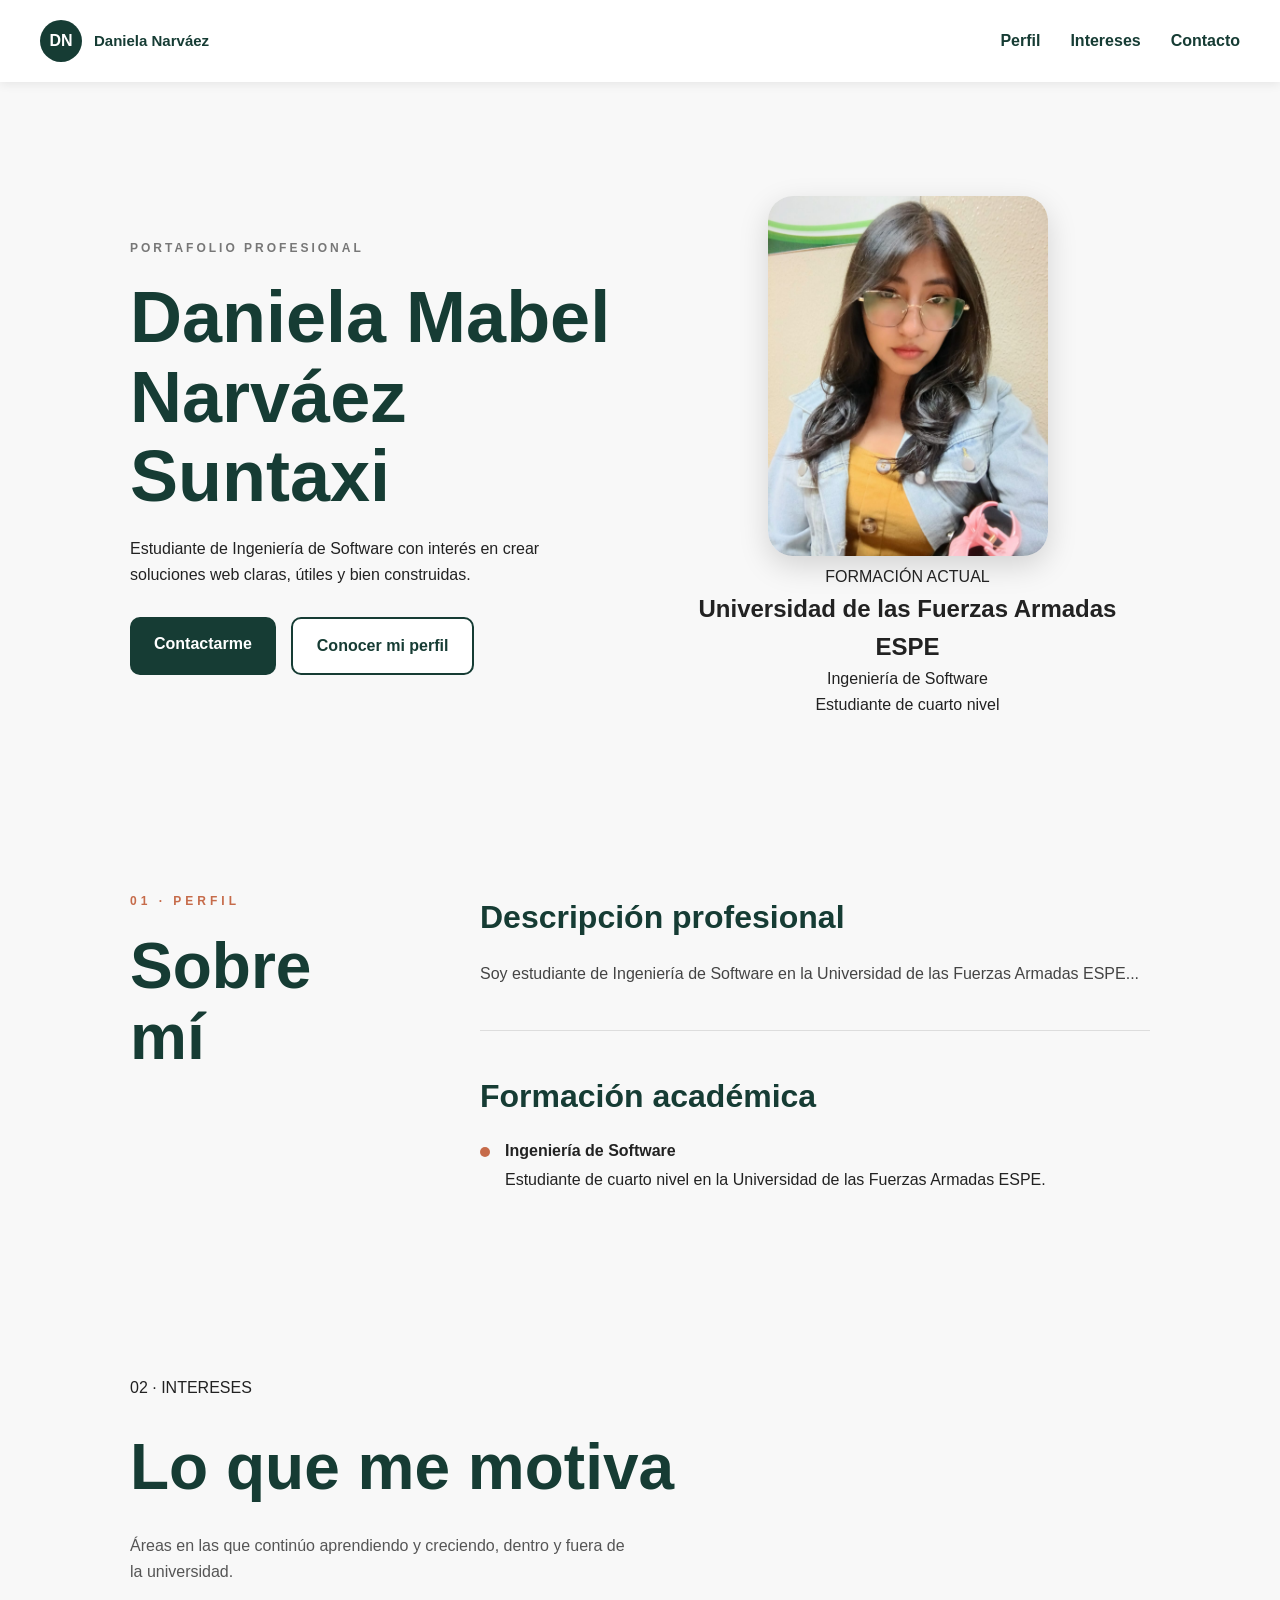
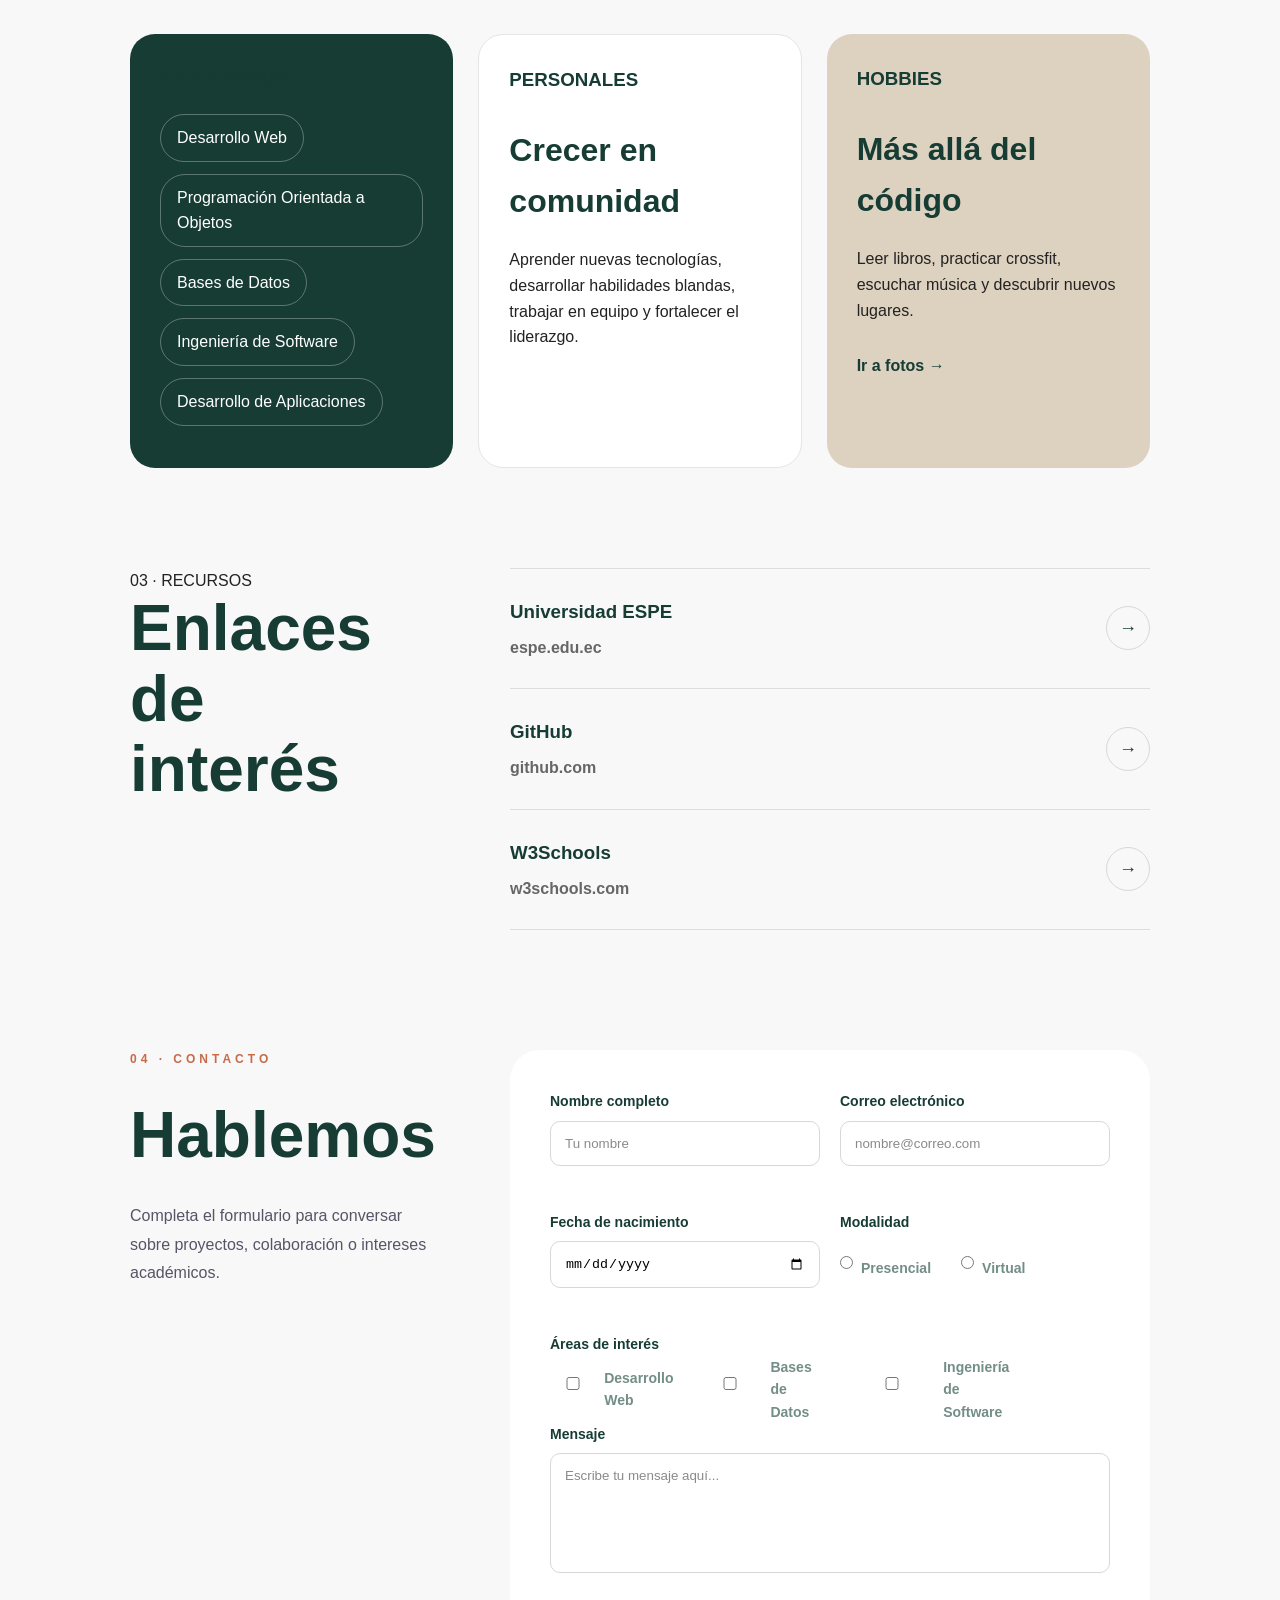
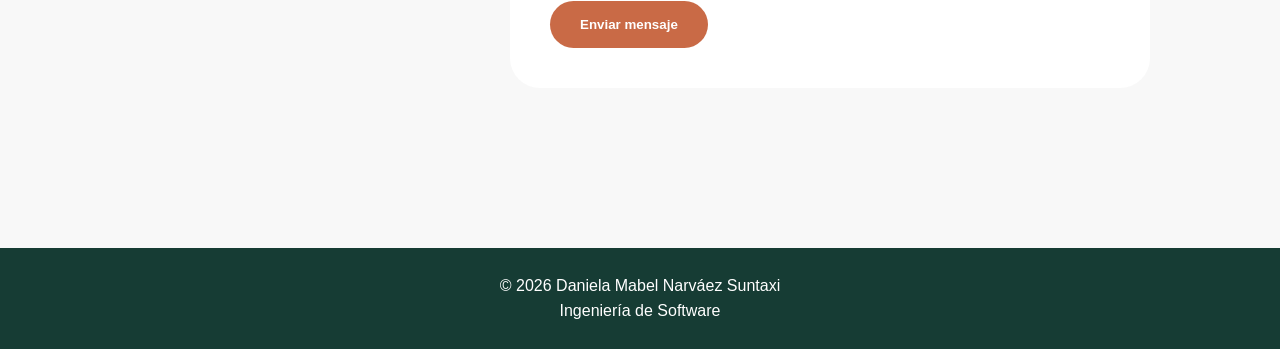
<file: index.html>
<!DOCTYPE html>
<html lang="es">

<head>
    <meta charset="UTF-8">
    <meta name="viewport" content="width=device-width, initial-scale=1.0">
    <title>Portafolio Personal | Daniela Narváez</title>

    <link rel="stylesheet" href="style.css">
</head>

<body>

    <!-- HEADER -->
    <header>

        <nav>

            <div class="logo">
                <a href="#inicio">

                    <span class="circulo-logo">
                        DN
                    </span>

                    <span class="texto-logo">
                        Daniela Narváez
                    </span>

                 </a>
            </div>

            <ul>
                <li><a href="#perfil">Perfil</a></li>
                <li><a href="#intereses">Intereses</a></li>
                <li><a href="#contacto">Contacto</a></li>
            </ul>

        </nav>

    </header>

    <main>

        <!-- INICIO -->
        <section id="inicio">

            <article class="presentacion">

                <p>PORTAFOLIO PROFESIONAL</p>

                <h1>
                    Daniela Mabel <br>
                    Narváez Suntaxi
                </h1>

                <p>
                    Estudiante de Ingeniería de Software con interés en crear
                    soluciones web claras, útiles y bien construidas.
                </p>

                <div class="botones">

                    <a href="#contacto">
                        Contactarme
                    </a>

                    <a href="#perfil">
                        Conocer mi perfil
                    </a>

                </div>

            </article>

            <aside class="informacion">

                <img src="imagenes/perfil.jpeg" alt="Fotografía de perfil" class="foto-perfil">

                <p>FORMACIÓN ACTUAL</p>

                <h2>
                    Universidad de las Fuerzas Armadas ESPE
                </h2>

                <p>Ingeniería de Software</p>

                <p>Estudiante de cuarto nivel</p>

            </aside>

        </section>

        <!-- PERFIL -->
        <section id="perfil">

            <div class="titulo-perfil">

                <p>01 · PERFIL</p>

                <h2>Sobre mí</h2>

            </div>

            <div class="contenido-perfil">

                <article>

                    <h3>Descripción profesional</h3>

                    <p>
                        Soy estudiante de Ingeniería de Software en la Universidad de las Fuerzas
                        Armadas ESPE...
                    </p>

                </article>

                <article>

                    <h3>Formación académica</h3>

                    <ul>
                        <li>
                            <strong>Ingeniería de Software</strong><br>
                            Estudiante de cuarto nivel en la Universidad de las Fuerzas Armadas ESPE.
                        </li>
                    </ul>

                </article>

            </div>

        </section>

        <!-- INTERESES -->
       <section id="intereses">

            <div class="titulo-intereses">

                <p>02 · INTERESES</p>

                <h2>Lo que me motiva</h2>

                <p class="descripcion-intereses">
                    Áreas en las que continúo aprendiendo y creciendo,
                    dentro y fuera de la universidad.
                </p>

            </div>

            <div class="tarjetas">

                <article class="academicos">

                    <h3>ACADÉMICOS</h3>

                    <span>Desarrollo Web</span>
                    <span>Programación Orientada a Objetos</span>
                    <span>Bases de Datos</span>
                    <span>Ingeniería de Software</span>
                    <span>Desarrollo de Aplicaciones</span>

                </article>

                <article class="personales">

                    <h3>PERSONALES</h3>

                    <h4>Crecer en comunidad</h4>

                    <p>
                        Aprender nuevas tecnologías,
                        desarrollar habilidades blandas,
                        trabajar en equipo y fortalecer el liderazgo.
                    </p>

                </article>

                <article class="hobbies">

                    <h3>HOBBIES</h3>

                    <h4>Más allá del código</h4>

                    <p>
                        Leer libros, practicar crossfit,
                        escuchar música y descubrir nuevos lugares.
                    </p>

                    <a href="galeria.html">
                        Ir a fotos →
                    </a>

                </article>

            </div>

        </section>

        <!-- RECURSOS -->
        <section id="recursos">

            <div class="titulo-recursos">

                <p>03 · RECURSOS</p>

                <h2>
                    Enlaces de interés
                </h2>

            </div>

            <div class="lista-recursos">

                <a href="https://www.espe.edu.ec" target="_blank" class="recurso">

                    <div>

                        <h3>Universidad ESPE</h3>

                        <p>espe.edu.ec</p>

                    </div>

                    <span>→</span>

                </a>

                <a href="https://github.com" target="_blank" class="recurso">

                    <div>

                        <h3>GitHub</h3>

                        <p>github.com</p>

                    </div>

                    <span>→</span>

                </a>

                <a href="https://www.w3schools.com" target="_blank" class="recurso">

                    <div>

                        <h3>W3Schools</h3>

                        <p>w3schools.com</p>

                    </div>

                    <span>→</span>

                </a>

            </div>

        </section>

        <!-- CONTACTO -->
        <section id="contacto">

            <div class="titulo-contacto">

                <p>04 · CONTACTO</p>

                <h2>Hablemos</h2>

                <p class="texto-contacto">

                    Completa el formulario para conversar sobre
                    proyectos, colaboración o intereses académicos.

                </p>

            </div>

            <form action="mailto:daniela@correo.com" method="post" enctype="text/plain">
            <div class="fila">

                <div class="campo">

                    <label for="nombre">
                        <p>Nombre completo</p>
                    </label>

                    <input
                        type="text"
                        id="nombre"
                        name="nombre"
                        placeholder="Tu nombre">

                </div>

                <div class="campo">

                    <label for="correo">
                        <p>Correo electrónico</p>
                    </label>

                    <input
                        type="email"
                        id="correo"
                        name="correo"
                        placeholder="nombre@correo.com">

                </div>

                

            </div>

            <div class="fila">

                <div class="campo">

                    <label for="fecha">
                        <p>Fecha de nacimiento</p>
                    </label>

                    <input
                        type="date"
                        id="fecha"
                        name="fecha">

                </div>

                <div class="campo">

                    <p>Modalidad</p>

                    <div class="radio-group">

                        <label>
                            <input type="radio" name="modalidad">
                            Presencial
                        </label>

                        <label>
                            <input type="radio" name="modalidad">
                            Virtual
                        </label>

                    </div>

                </div>

            </div>

                <p>Áreas de interés</p>

                    <div class="checkbox-group">

                        <label>
                            <input type="checkbox">
                            Desarrollo Web
                        </label>

                        <label>
                            <input type="checkbox">
                            Bases de Datos
                        </label>

                        <label>
                            <input type="checkbox">
                            Ingeniería de Software
                        </label>

                    </div>

                <label for="mensaje">
                    <p>Mensaje</p>
                </label>

                <textarea
                    id="mensaje"
                    name="mensaje"
                    rows="6"
                    placeholder="Escribe tu mensaje aquí..."></textarea>

                <button type="submit">
                    Enviar mensaje
                </button>

            </form>

        </section>

    </main>

    <footer>

        <p>
            © 2026 Daniela Mabel Narváez Suntaxi
        </p>

        <p>
            Ingeniería de Software
        </p>

    </footer>

</body>

</html>
</file>
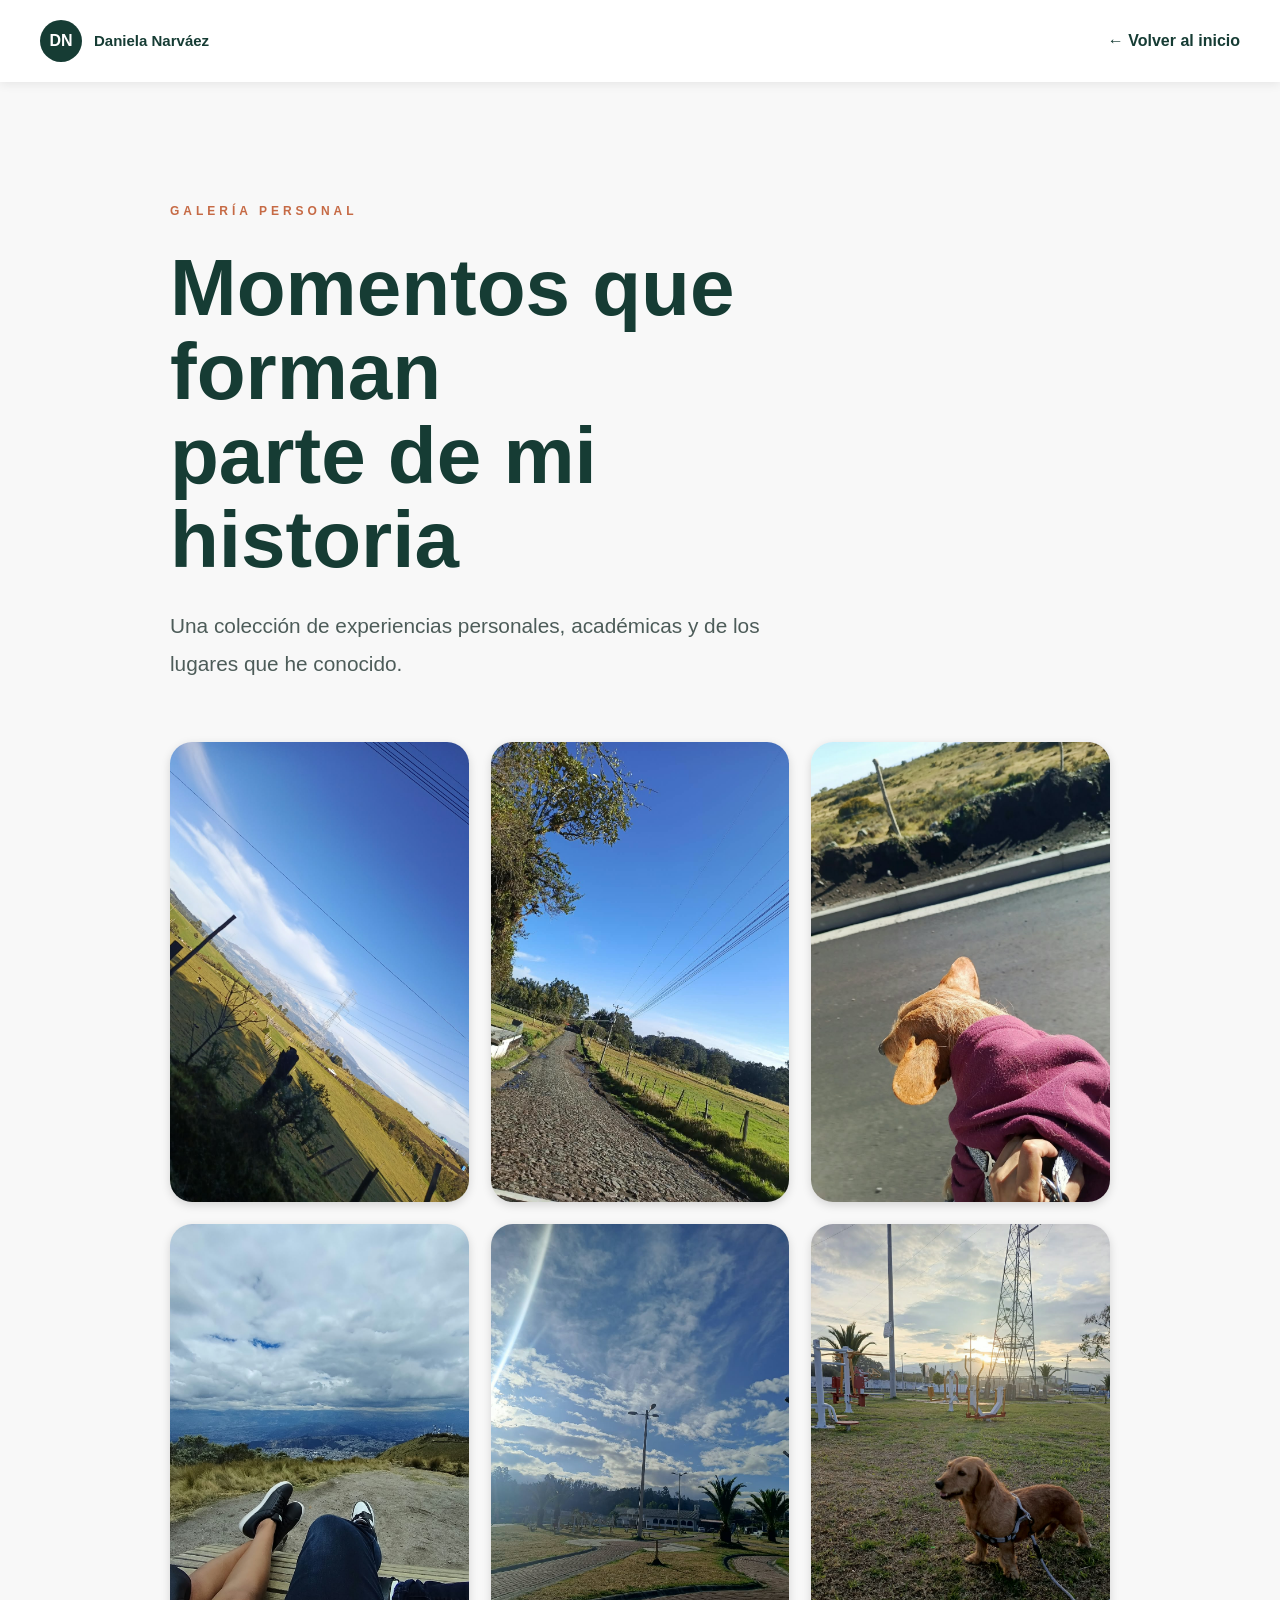
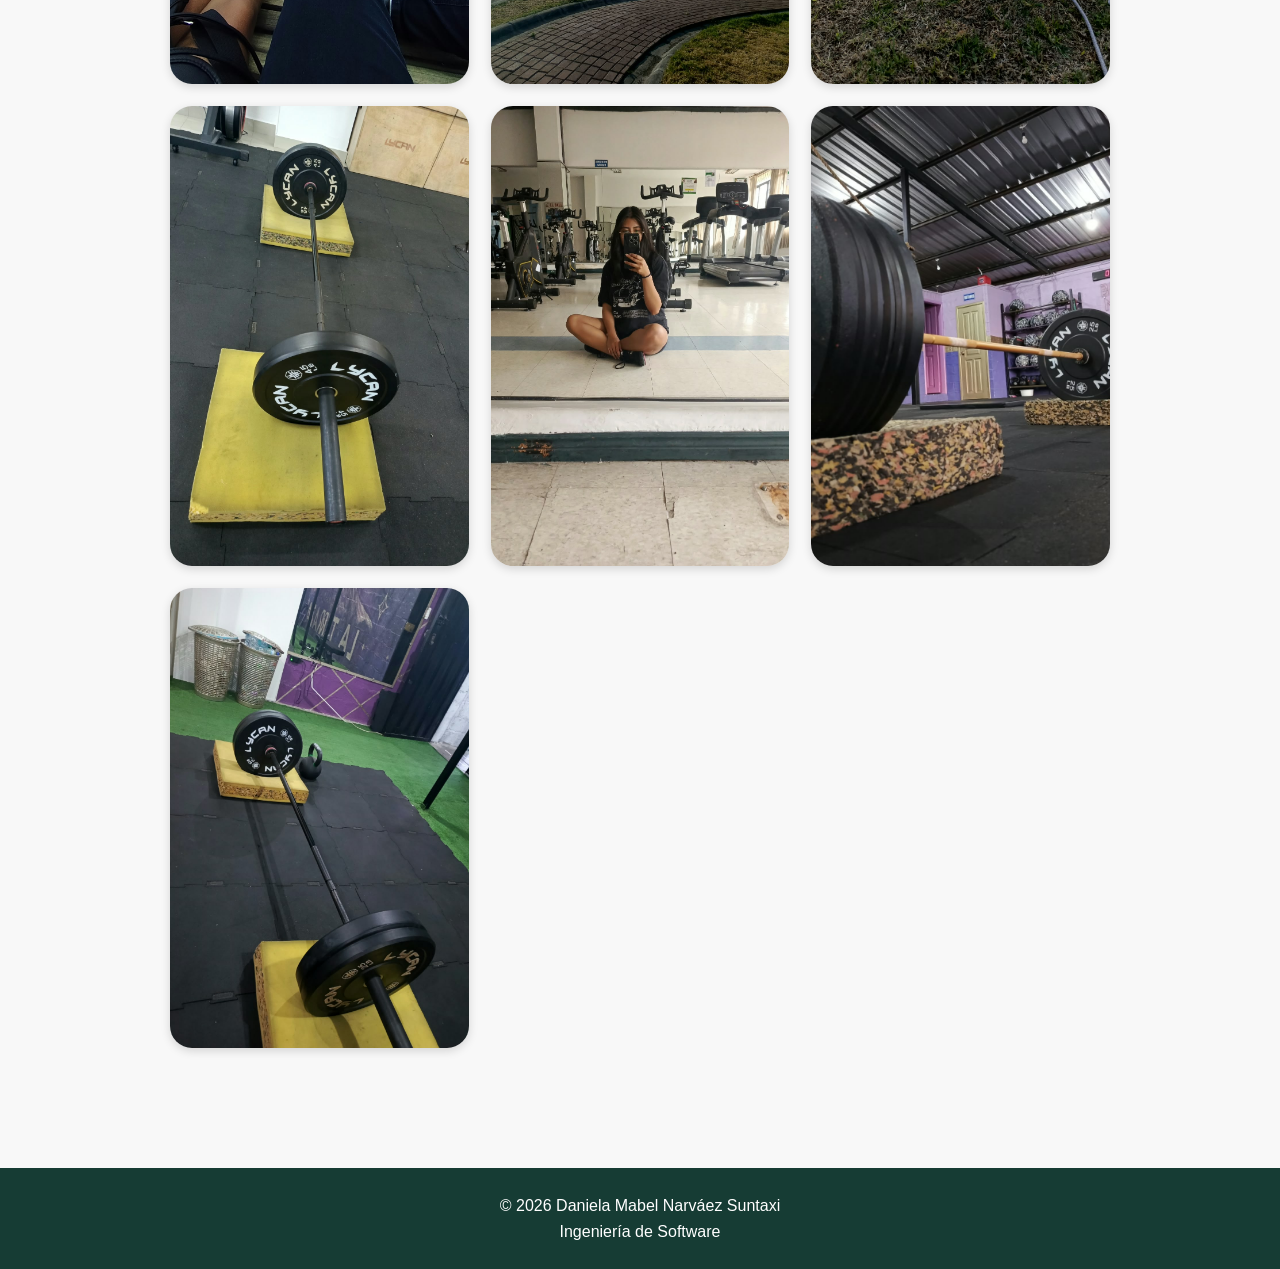
<file: galeria.html>
<!DOCTYPE html>
<html lang="es">

<head>

    <meta charset="UTF-8">
    <meta name="viewport" content="width=device-width, initial-scale=1.0">

    <title>Galería Personal | Daniela Narváez</title>

    <link rel="stylesheet" href="style.css">

</head>

<body>

    <header>

        <nav>

            <div class="logo">

                <a href="index.html">

                    <span class="circulo-logo">
                        DN
                    </span>

                    <span class="texto-logo">
                        Daniela Narváez
                    </span>

                </a>

            </div>

            <a href="index.html" class="volver">
                ← Volver al inicio
            </a>

        </nav>

    </header>

    <main>

        <section class="galeria-personal">

            <p class="subtitulo">
                GALERÍA PERSONAL
            </p>

            <h1>
                Momentos que forman <br>
                parte de mi historia
            </h1>

            <p class="descripcion">

                Una colección de experiencias personales,
                académicas y de los lugares que he conocido.

            </p>

            <div class="contenedor-galeria">

                <img src="imagenes/foto1.jpeg" alt="Foto 1">
                <img src="imagenes/foto2.jpeg" alt="Foto 2">
                <img src="imagenes/foto3.jpeg" alt="Foto 3">
                <img src="imagenes/foto4.jpeg" alt="Foto 4">
                <img src="imagenes/foto5.jpeg" alt="Foto 5">
                <img src="imagenes/foto6.jpeg" alt="Foto 6">
                <img src="imagenes/foto7.jpeg" alt="Foto 7">
                <img src="imagenes/foto8.jpeg" alt="Foto 8">
                <img src="imagenes/foto10.jpeg" alt="Foto 10">
                <img src="imagenes/foto11.jpeg" alt="Foto 11">

            </div>

        </section>

    </main>

    <footer>

        <p>
            © 2026 Daniela Mabel Narváez Suntaxi
        </p>

        <p>
            Ingeniería de Software
        </p>

    </footer>

</body>

</html>
</file>
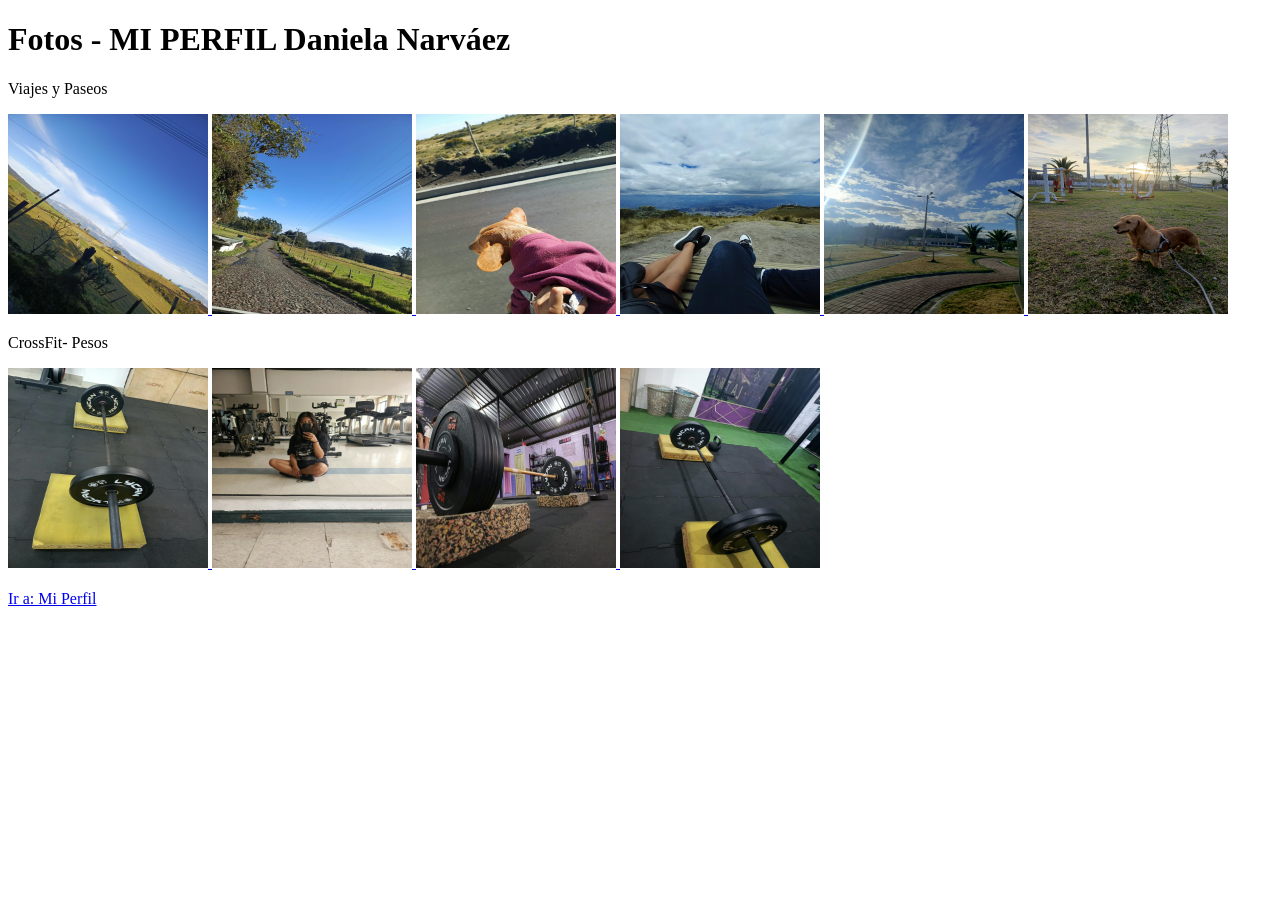
<file: imagenes/fotos.html>
<!DOCTYPE html>
<html>
    <head>
        <meta charset="UTF-8">
        <title>Fotos - MI PERFIL Daniela Narváez</title>
    </head>
    <body>

        <h1>Fotos - MI PERFIL Daniela Narváez</h1>
        <p>Viajes y Paseos</p>
        <a href="default.asp">
        <img src="foto1.jpeg" alt="viajes" style="width:200px;height:200px;">
        <img src="foto2.jpeg" alt="viajes" style="width:200px;height:200px;">
        <img src="foto3.jpeg" alt="viajes" style="width:200px;height:200px;">
        <img src="foto4.jpeg" alt="viajes" style="width:200px;height:200px;">
        <img src="foto5.jpeg" alt="viajes" style="width:200px;height:200px;">
        <img src="foto6.jpeg" alt="viajes" style="width:200px;height:200px;">
        </a>
        <br>
        
        <p>CrossFit- Pesos</p>
        <a href="default.asp">
        <img src="foto7.jpeg" alt="viajes" style="width:200px;height:200px;">
        <img src="foto8.jpeg" alt="viajes" style="width:200px;height:200px;">
        <img src="foto10.jpeg" alt="viajes" style="width:200px;height:200px;">
        <img src="foto11.jpeg" alt="viajes" style="width:200px;height:200px;">
        </a>
        <br>
        <br>
        <a href="../index.html">Ir a: Mi Perfil</a>
        
    </body>
</html>
</file>
<file: style.css>
/* RESET */

*{
    margin: 0;
    padding: 0;
    box-sizing: border-box;
}

/* GENERAL */

body{

    font-family: Arial, Helvetica, sans-serif;

    background:#f8f8f8;

    color: #222;

    line-height: 1.6;
}

main{

    max-width: 1100px;
    margin: 0 auto;
    padding: 60px 40px
}

section{

    margin-bottom: 100px;
}

/* HEADER */

header{

    background-color: white;

    padding: 20px 40px;

    box-shadow: 0 2px 10px rgba(0,0,0,0.08);
}

nav{

    display: flex;

    justify-content: space-between;

    align-items: center;
}

/* LOGO */

.logo a{

    display: flex;

    align-items: center;

    gap: 12px;

    text-decoration: none;

    color: #163c34;
}

.circulo-logo{

    width: 42px;

    height: 42px;

    background-color: #163c34;

    border-radius: 50%;

    color: white;

    display: flex;

    justify-content: center;

    align-items: center;

    font-weight: bold;

    flex-shrink: 0;
}

.texto-logo{

    font-weight: 600;

    font-size: 15px;
}

/* MENU */

nav ul{

    display: flex;

    list-style: none;

    gap: 30px;
}

nav ul li a{

    text-decoration: none;

    color: #163c34;

    font-weight: 600;
}

/* INICIO */

#inicio{

    display:flex;
    align-items:center;
    justify-content:space-between;

    gap:50px;

    min-height:70vh;
}

.presentacion{

    flex: 1;
}

.presentacion h1{

    font-size: 4.5rem;

    line-height: 1.1;

    margin: 20px 0;

    color: #163c34;
}

.presentacion p{

    margin-bottom: 20px;
}

.presentacion p:first-child{

    letter-spacing: 3px;

    font-size: 12px;

    font-weight: bold;

    color: #777;
}

.botones{

    display:flex;

    gap:15px;

    margin-top:30px;
}

.botones a{

    padding:14px 24px;

    border-radius:10px;

    text-decoration:none;

    font-weight:bold;
}

.botones a:first-child{

    background:#163c34;

    color:white;
}

.botones a:last-child{

    background:white;

    color:#163c34;

    border:2px solid #163c34;
}
/* INFORMACION */

.informacion{

    flex: 1;

    text-align: center;
}

.foto-perfil{

    width: 280px;

    height: 360px;

    object-fit: cover;

    border-radius: 25px;

    box-shadow: 0 10px 30px rgba(0,0,0,0.15);
}

/* PERFIL */

#perfil{

    display:flex;

    gap:90px;

    align-items:flex-start;

    margin-top:120px;
}

#perfil h2{

    margin-bottom: 25px;
}

#perfil h3{

    margin-bottom: 15px;

    color: #163c34;
}

.titulo-perfil{

    width:260px;
}

.titulo-perfil p{

    color:#c66b4a;

    font-size:12px;

    letter-spacing:4px;

    font-weight:bold;

    margin-bottom:20px;
}

.titulo-perfil h2{

    font-size:4rem;

    line-height:1.1;

    color:#163c34;
}

.contenido-perfil{

    flex:1;
}

.contenido-perfil article{

    padding-bottom:40px;

    margin-bottom:40px;

    border-bottom:1px solid #dddddd;
}

.contenido-perfil article:last-child{

    border-bottom:none;
}

.contenido-perfil h3{

    color:#163c34;

    font-size:2rem;

    margin-bottom:20px;
}

.contenido-perfil p{

    line-height:2;

    color:#444;

    max-width:700px;
}

.contenido-perfil ul{

    list-style:none;

    padding-left:0;
}

.contenido-perfil li{

    position:relative;

    padding-left:25px;

    line-height:1.8;
}

.contenido-perfil li::before{

    content:"";

    width:10px;

    height:10px;

    border-radius:50%;

    background:#c66b4a;

    position:absolute;

    left:0;

    top:10px;
}
/* INTERESES */

.titulo-intereses{

    margin-bottom: 50px;
}

.titulo-intereses h2{

    font-size: 4rem;

    color: #163c34;

    margin: 15px 0;
}

.descripcion-intereses{

    max-width: 500px;

    color: #555;
}


.tarjetas{

    display: grid;

    grid-template-columns: repeat(3,1fr);

    gap: 25px;

}

.tarjetas article{


    border-radius: 25px;

    padding: 30px;

    min-height: 380px;
}

.academicos{

    background: #163c34;

    color: white;
}

.academicos span{

    display: inline-block;

    margin-bottom: 12px;

    padding: 10px 16px;

    border: 1px solid rgba(255,255,255,0.3);

    border-radius: 25px;

    width: fit-content;
}

.personales{

    background: white;

    border: 1px solid #e5e5e5;
}

.personales h4{

    font-size: 2rem;

    margin: 30px 0 20px 0;

    color: #163c34;
}

.hobbies{

    background: #ddd1c0;
}

.hobbies h4{

    font-size: 2rem;

    margin: 30px 0 20px 0;

    color: #163c34;
}

.hobbies a{

    display: inline-block;

    margin-top: 30px;

    text-decoration: none;

    color: #163c34;

    font-weight: bold;
}

.tarjetas article:hover{

    transform:translateY(-5px);

    box-shadow:0 10px 20px rgba(0,0,0,0.12);
}


.tarjetas h3{

    color: #163c34;

    margin-bottom: 20px;
}


/* RECURSOS */

#recursos{

    display: flex;

    gap: 80px;

    align-items: flex-start;

    margin-top: 100px;
}


#recursos a{

    text-decoration: none;

    color: #163c34;

    font-weight: 600;
}

.titulo-recursos{

    width: 300px;
}

.titulo-recursos h2{

    font-size:4rem;

    line-height:1.1;

    color:#163c34;
}

.lista-recursos{

    flex:1;
}

.recurso{

    display:flex;

    justify-content:space-between;

    align-items:center;

    padding:28px 0;

    border-top:1px solid #dddddd;

    text-decoration:none;

    color:inherit;
}

.recurso:last-child{

    border-bottom:1px solid #dddddd;
}

.recurso h3{

    color:#163c34;

    margin-bottom:8px;
}

.recurso p{

    color:#666;
}

.recurso span{

    width:44px;

    height:44px;

    border-radius:50%;

    border:1px solid #d8d8d8;

    display:flex;

    justify-content:center;

    align-items:center;

    color:#163c34;

    font-size:18px;
}

.recurso:hover{

    background:#fafafa;
}
    
/* FORMULARIO */

#contacto{

    display:flex;

    gap:80px;

    align-items:flex-start;

    margin-top:120px;
}

.titulo-contacto{

    width:300px;
}

.titulo-contacto p:first-child{

   color: #c66b4a;

    font-size: 12px;

    letter-spacing: 4px;

    font-weight: 700;

    margin-bottom: 15px;
}

.titulo-contacto h2{

    font-size:4rem;

    color:#163c34;

    margin:15px 0;
}

.texto-contacto{

    color:#556;

    line-height:1.8;
}

form{

    flex: 1;

    max-width: 700px;

    background: white;

    padding: 40px;

    border-radius: 30px;

    color: #163c34;
}

form label{

    color: #738d87;

    font-weight: 600;

    font-size: 14px;
}

form p{

    color: #163c34;

    font-weight: 600;

    font-size: 14px;
}

input[type="radio"],
input[type="checkbox"]{

    accent-color: #163c34;
}

input::placeholder,
textarea::placeholder{

    color: #8a8a8a;
    
}


.fila{

    display: grid;

    grid-template-columns: 1fr 1fr;

    gap: 20px;

    margin-bottom: 25px;
}

.campo{

    display: flex;

    flex-direction: column;
}



input,
textarea{

    width: 100%;

    padding: 14px;

    margin-top: 8px;

    margin-bottom: 20px;

    border: 1px solid #d8d8d8;

    border-radius: 10px;
}

textarea{

    width: 100%;

    max-width: 100%;

    resize: none;

    box-sizing: border-box;

    font-family: inherit;
}


button{

    background: #c96a46;

    color: white;

    border: none;

    padding: 16px 30px;

    border-radius: 30px;

    font-weight: 600;

    width: fit-content;
}

.radio-group{

    display: flex;

    gap: 30px;

    align-items: center;

    margin-top: 15px;
}

.radio-group label{

    display: flex;

    align-items: center;

    gap: 8px;
}

.checkbox-group{

    display: flex;

    gap: 25px;

    flex-wrap: wrap;
}

.checkbox-group label{

    display: flex;

    align-items: center;

    gap: 8px;
}

/* GALERIA */



.volver{

    text-decoration: none;

    color: #163c34;

    font-weight: bold;
}

.galeria-personal{

    max-width: 1200px;

    margin: 0 auto;

    padding: 60px 40px;
}

.galeria-personal h1{

    font-size: 5rem;

    line-height: 1.05;

    color: #163c34;

    max-width: 700px;

    margin-bottom: 25px;
}

.contenedor-galeria{

    display: grid;

    grid-template-columns: repeat(3, 1fr);

    gap: 22px;

    margin-top: 40px;
}

.contenedor-galeria img{

    width: 100%;

    height: 460px;

    object-fit: cover;

    border-radius: 22px;

    box-shadow: 0 3px 10px rgba(0,0,0,0.15);

    transition: 0.3s;
}

.contenedor-galeria img:hover{

    transform: scale(1.05);
}

.subtitulo{

    color: #c66a45;

    font-size: 12px;

    letter-spacing: 4px;

    font-weight: 700;

    margin-bottom: 25px;
}

.descripcion{

    max-width: 650px;

    color: #4d5c59;

    font-size: 1.3rem;

    line-height: 1.8;

    margin-bottom: 60px;
}

/* FOOTER */

footer{

    background-color: #163c34;

    color: white;

    text-align: center;

    padding: 25px;
}

/* RESPONSIVE */

@media (max-width: 768px){

    #inicio{

        flex-direction: column;
    }

    nav{

        flex-direction: column;

        gap: 20px;
    }

    .presentacion h1{

        font-size: 2rem;
    }

    .foto-perfil{

        width: 250px;

        height: 320px;
    }

    .fila{

        grid-template-columns: 1fr;
    }

}
</file>
